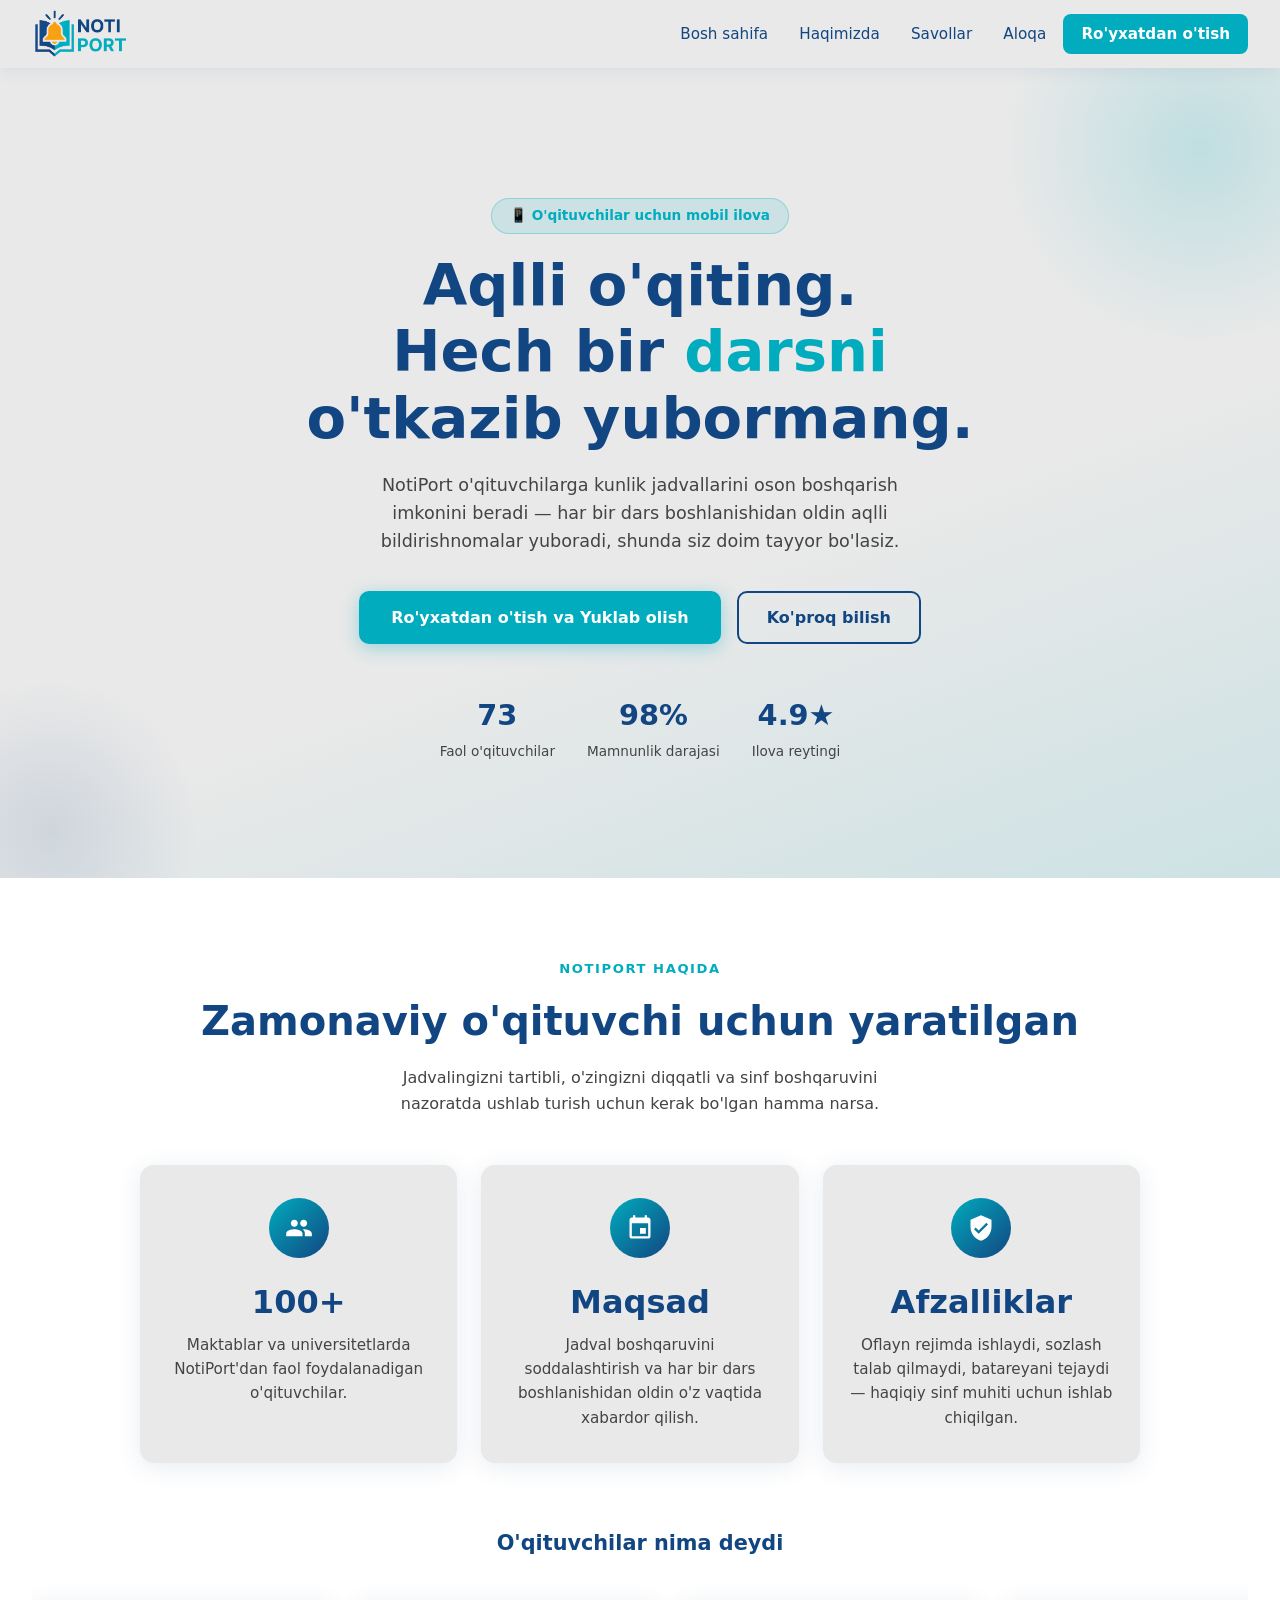
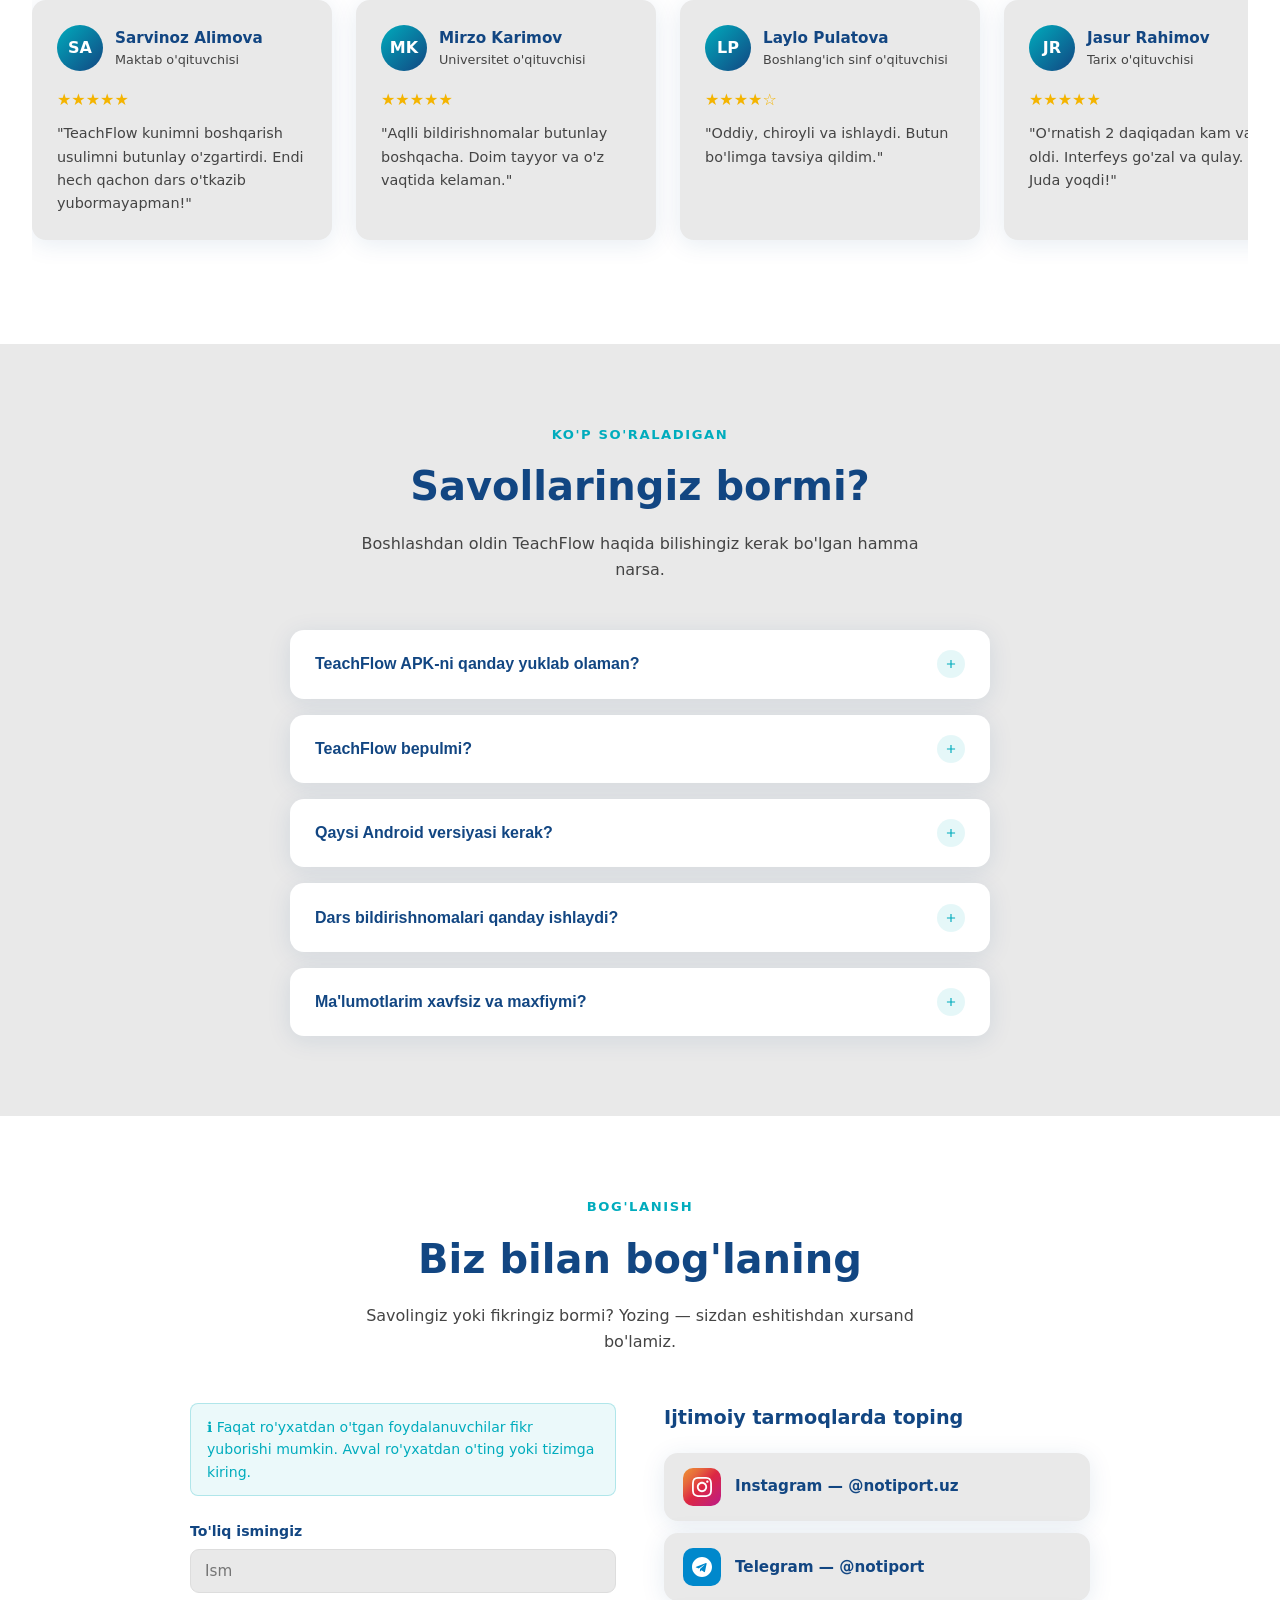
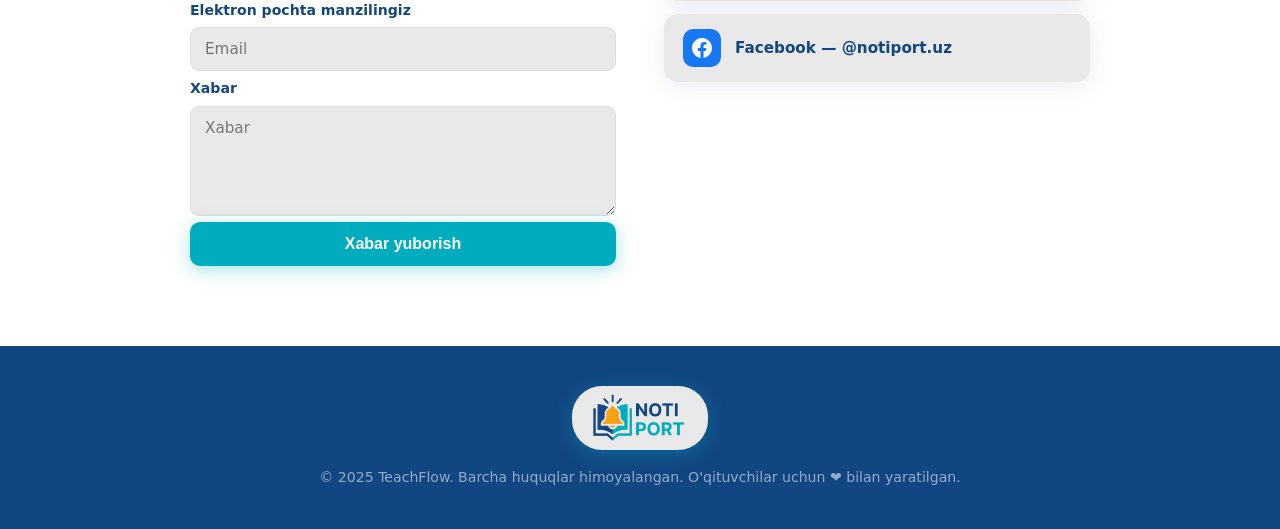
<file: indexuz.html>
<!DOCTYPE html>
<html lang="uz">
<head>
<meta charset="UTF-8"/>
<meta name="viewport" content="width=device-width, initial-scale=1.0"/>
<link rel="stylesheet" href="./assets/css/index.css">
<title>NotiPort — O'qituvchilar uchun Aqlli Jadval</title>
</head>
<body>

<!-- ===== YUQORI PANEL ===== -->
<header>
  <a href="./indexuz.html" class="logo">
    <img src="./assets/img/Group 2.png" alt="NotiPort" class="logo-text"/>
  </a>
  <nav id="main-nav">
    <a href="#home">Bosh sahifa</a>
    <a href="#about">Haqimizda</a>
    <a href="#faqs">Savollar</a>
    <a href="#contact">Aloqa</a>
    <a href="./login.html" class="nav-cta">Ro'yxatdan o'tish</a>
  </nav>
  <div class="hamburger" id="hamburger" onclick="toggleNav()" aria-label="Menyu">
    <span></span><span></span><span></span>
  </div>
</header>

<!-- ===== BOSH SAHIFA (HERO) ===== -->
<section id="home">
  <div class="hero-content">
    <div class="hero-badge">📱 O'qituvchilar uchun mobil ilova</div>
    <h1 class="hero-title">
      Aqlli o'qiting.<br/>
      Hech bir <span>darsni</span> o'tkazib yubormang.
    </h1>
    <p class="hero-desc">
      NotiPort o'qituvchilarga kunlik jadvallarini oson boshqarish imkonini beradi — har bir dars boshlanishidan oldin aqlli bildirishnomalar yuboradi, shunda siz doim tayyor bo'lasiz.
    </p>
    <div class="hero-btns">
      <a href="./login.html" class="btn-primary">Ro'yxatdan o'tish va Yuklab olish</a>
      <a href="#about" class="btn-outline">Ko'proq bilish</a>
    </div>
    <div class="hero-stats">
      <div class="hero-stat"><strong  class="count" data-target="100">0</strong><span>Faol o'qituvchilar</span></div>
      <div class="hero-stat"><strong>98%</strong><span>Mamnunlik darajasi</span></div>
      <div class="hero-stat"><strong>4.9★</strong><span>Ilova reytingi</span></div>
    </div>
  </div>
</section>

<!-- ===== HAQIMIZDA (ABOUT) ===== -->
<section id="about">
  <p class="section-label">NotiPort haqida</p>
  <h2 class="section-title">Zamonaviy o'qituvchi uchun yaratilgan</h2>
  <p class="section-sub">Jadvalingizni tartibli, o'zingizni diqqatli va sinf boshqaruvini nazoratda ushlab turish uchun kerak bo'lgan hamma narsa.</p>
  <div class="about-cards">
    <div class="about-card">
      <div class="about-card-icon">
        <svg viewBox="0 0 24 24"><path d="M16 11c1.66 0 2.99-1.34 2.99-3S17.66 5 16 5c-1.66 0-3 1.34-3 3s1.34 3 3 3zm-8 0c1.66 0 2.99-1.34 2.99-3S9.66 5 8 5C6.34 5 5 6.34 5 8s1.34 3 3 3zm0 2c-2.33 0-7 1.17-7 3.5V19h14v-2.5c0-2.33-4.67-3.5-7-3.5zm8 0c-.29 0-.62.02-.97.05 1.16.84 1.97 1.97 1.97 3.45V19h6v-2.5c0-2.33-4.67-3.5-7-3.5z"/></svg>
      </div>
      <h3>100+</h3>
      <p>Maktablar va universitetlarda NotiPort'dan faol foydalanadigan o'qituvchilar.</p>
    </div>
    <div class="about-card">
      <div class="about-card-icon">
        <svg viewBox="0 0 24 24"><path d="M17 12h-5v5h5v-5zM16 1v2H8V1H6v2H5c-1.11 0-1.99.9-1.99 2L3 19c0 1.1.89 2 2 2h14c1.1 0 2-.9 2-2V5c0-1.1-.9-2-2-2h-1V1h-2zm3 18H5V8h14v11z"/></svg>
      </div>
      <h3>Maqsad</h3>
      <p>Jadval boshqaruvini soddalashtirish va har bir dars boshlanishidan oldin o'z vaqtida xabardor qilish.</p>
    </div>
    <div class="about-card">
      <div class="about-card-icon">
        <svg viewBox="0 0 24 24"><path d="M12 1L3 5v6c0 5.55 3.84 10.74 9 12 5.16-1.26 9-6.45 9-12V5l-9-4zm-2 16l-4-4 1.41-1.41L10 14.17l6.59-6.59L18 9l-8 8z"/></svg>
      </div>
      <h3>Afzalliklar</h3>
      <p>Oflayn rejimda ishlaydi, sozlash talab qilmaydi, batareyani tejaydi — haqiqiy sinf muhiti uchun ishlab chiqilgan.</p>
    </div>
  </div>

  <!-- Foydalanuvchi fikrlari -->
  <h3 class="testimonials-title">O'qituvchilar nima deydi</h3>
  <div class="testimonials-track">
    <div class="testimonial-card">
      <div class="t-header">
        <div class="t-avatar">SA</div>
        <div><div class="t-name">Sarvinoz Alimova</div><div class="t-role">Maktab o'qituvchisi</div></div>
      </div>
      <div class="t-stars">★★★★★</div>
      <p class="t-text">"TeachFlow kunimni boshqarish usulimni butunlay o'zgartirdi. Endi hech qachon dars o'tkazib yubormayapman!"</p>
    </div>
    <div class="testimonial-card">
      <div class="t-header">
        <div class="t-avatar">MK</div>
        <div><div class="t-name">Mirzo Karimov</div><div class="t-role">Universitet o'qituvchisi</div></div>
      </div>
      <div class="t-stars">★★★★★</div>
      <p class="t-text">"Aqlli bildirishnomalar butunlay boshqacha. Doim tayyor va o'z vaqtida kelaman."</p>
    </div>
    <div class="testimonial-card">
      <div class="t-header">
        <div class="t-avatar">LP</div>
        <div><div class="t-name">Laylo Pulatova</div><div class="t-role">Boshlang'ich sinf o'qituvchisi</div></div>
      </div>
      <div class="t-stars">★★★★☆</div>
      <p class="t-text">"Oddiy, chiroyli va ishlaydi. Butun bo'limga tavsiya qildim."</p>
    </div>
    <div class="testimonial-card">
      <div class="t-header">
        <div class="t-avatar">JR</div>
        <div><div class="t-name">Jasur Rahimov</div><div class="t-role">Tarix o'qituvchisi</div></div>
      </div>
      <div class="t-stars">★★★★★</div>
      <p class="t-text">"O'rnatish 2 daqiqadan kam vaqt oldi. Interfeys go'zal va qulay. Juda yoqdi!"</p>
    </div>
    <div class="testimonial-card">
      <div class="t-header">
        <div class="t-avatar">NO</div>
        <div><div class="t-name">Nilufar Ortiqova</div><div class="t-role">Informatika o'qituvchisi</div></div>
      </div>
      <div class="t-stars">★★★★★</div>
      <p class="t-text">"Nihoyat o'qituvchilar ehtiyojini tushunadigan ilova! Bildirishnomalar aynan o'z vaqtida keladi."</p>
    </div>
  </div>
</section>

<!-- ===== KO'P SO'RALADIGAN SAVOLLAR (FAQ) ===== -->
<section id="faqs">
  <p class="section-label">Ko'p so'raladigan</p>
  <h2 class="section-title">Savollaringiz bormi?</h2>
  <p class="section-sub">Boshlashdan oldin TeachFlow haqida bilishingiz kerak bo'lgan hamma narsa.</p>
  <div class="faq-list">
    <div class="faq-item">
      <button class="faq-question" onclick="toggleFaq(this)">
        TeachFlow APK-ni qanday yuklab olaman?
        <div class="faq-icon"><svg viewBox="0 0 24 24"><path d="M19 13H13v6h-2v-6H5v-2h6V5h2v6h6v2z"/></svg></div>
      </button>
      <div class="faq-answer"><div class="faq-answer-inner">Ushbu sahifada ro'yxatdan o'ting yoki tizimga kiring, shunda darhol yuklab olish tugmasi paydo bo'ladi. APK-ni to'g'ridan-to'g'ri Android qurilmangizga yuklab olish uchun uni bosing.</div></div>
    </div>
    <div class="faq-item">
      <button class="faq-question" onclick="toggleFaq(this)">
        TeachFlow bepulmi?
        <div class="faq-icon"><svg viewBox="0 0 24 24"><path d="M19 13H13v6h-2v-6H5v-2h6V5h2v6h6v2z"/></svg></div>
      </button>
      <div class="faq-answer"><div class="faq-answer-inner">Ha! TeachFlow barcha ro'yxatdan o'tgan o'qituvchilar uchun mutlaqo bepul. Shunchaki hisobingizni yarating va APK-ni tekin yuklab oling.</div></div>
    </div>
    <div class="faq-item">
      <button class="faq-question" onclick="toggleFaq(this)">
        Qaysi Android versiyasi kerak?
        <div class="faq-icon"><svg viewBox="0 0 24 24"><path d="M19 13H13v6h-2v-6H5v-2h6V5h2v6h6v2z"/></svg></div>
      </button>
      <div class="faq-answer"><div class="faq-answer-inner">TeachFlow Android 7.0 (Nougat) yoki undan yuqori versiyasini talab qiladi. Deyarli barcha zamonaviy Android smartfon va planshetlarda ishlaydi.</div></div>
    </div>
    <div class="faq-item">
      <button class="faq-question" onclick="toggleFaq(this)">
        Dars bildirishnomalari qanday ishlaydi?
        <div class="faq-icon"><svg viewBox="0 0 24 24"><path d="M19 13H13v6h-2v-6H5v-2h6V5h2v6h6v2z"/></svg></div>
      </button>
      <div class="faq-answer"><div class="faq-answer-inner">Ilovada haftalik jadvalingizni bir marta sozlaysiz. Keyin TeachFlow har bir dars boshlanishidan 10 daqiqa oldin aqlli bildirishnoma yuboradi — to'liq sozlanadi va oflayn rejimda ham ishlaydi.</div></div>
    </div>
    <div class="faq-item">
      <button class="faq-question" onclick="toggleFaq(this)">
        Ma'lumotlarim xavfsiz va maxfiymi?
        <div class="faq-icon"><svg viewBox="0 0 24 24"><path d="M19 13H13v6h-2v-6H5v-2h6V5h2v6h6v2z"/></svg></div>
      </button>
      <div class="faq-answer"><div class="faq-answer-inner">Albatta. Barcha jadval ma'lumotlari qurilmangizda mahalliy saqlanadi. Shaxsiy ma'lumotlaringizni hech qachon uchinchi shaxslarga bermaydi. Maxfiyligingiz — bizning ustuvorligimiz.</div></div>
    </div>
  </div>
</section>

<!-- ===== ALOQA (CONTACT) ===== -->
<section id="contact">
  <p class="section-label">Bog'lanish</p>
  <h2 class="section-title">Biz bilan bog'laning</h2>
  <p class="section-sub">Savolingiz yoki fikringiz bormi? Yozing — sizdan eshitishdan xursand bo'lamiz.</p>
  <div class="contact-grid">
    <div class="contact-form-wrap">
      <div class="contact-notice">
        ℹ️ Faqat ro'yxatdan o'tgan foydalanuvchilar fikr yuborishi mumkin. Avval ro'yxatdan o'ting yoki tizimga kiring.
      </div>
      <form onsubmit="submitContact(); return false;" class="form-group">
        <label for="c-name">To'liq ismingiz</label>
        <input type="text" id="c-name" required placeholder="Ism"/>
        <label for="c-email">Elektron pochta manzilingiz</label>
        <input type="email" id="c-email" required placeholder="Email"/>
        <label for="c-msg">Xabar</label>
        <textarea id="c-msg" required placeholder="Xabar"></textarea>
  
        <button class="btn-primary" type="submit" onclick="submitContact()" style="width:100%;padding:13px;border:none;cursor:pointer;font-size:1rem;">
            Xabar yuborish
        </button>
    </form>
      <div id="contact-success" style="display:none;color:var(--primary);font-size:0.9rem;font-weight:600;text-align:center;margin-top:0.5rem;">
        ✅ Xabaringiz yuborildi! 24 soat ichida javob beramiz.
      </div>
    </div>
    <div class="contact-socials">
      <h3>Ijtimoiy tarmoqlarda toping</h3>
      <div class="social-links">
        <a href="https://www.instagram.com/notiport.uz/" class="social-link">
          <div class="social-icon si-insta">
            <svg viewBox="0 0 24 24" fill="white"><path d="M12 2.163c3.204 0 3.584.012 4.85.07 3.252.148 4.771 1.691 4.919 4.919.058 1.265.069 1.645.069 4.849 0 3.205-.012 3.584-.069 4.849-.149 3.225-1.664 4.771-4.919 4.919-1.266.058-1.644.07-4.85.07-3.204 0-3.584-.012-4.849-.07-3.26-.149-4.771-1.699-4.919-4.92-.058-1.265-.07-1.644-.07-4.849 0-3.204.013-3.583.07-4.849.149-3.227 1.664-4.771 4.919-4.919 1.266-.057 1.645-.069 4.849-.069zm0-2.163c-3.259 0-3.667.014-4.947.072-4.358.2-6.78 2.618-6.98 6.98-.059 1.281-.073 1.689-.073 4.948 0 3.259.014 3.668.072 4.948.2 4.358 2.618 6.78 6.98 6.98 1.281.058 1.689.072 4.948.072 3.259 0 3.668-.014 4.948-.072 4.354-.2 6.782-2.618 6.979-6.98.059-1.28.073-1.689.073-4.948 0-3.259-.014-3.667-.072-4.947-.196-4.354-2.617-6.78-6.979-6.98-1.281-.059-1.69-.073-4.949-.073zm0 5.838c-3.403 0-6.162 2.759-6.162 6.162s2.759 6.163 6.162 6.163 6.162-2.759 6.162-6.163c0-3.403-2.759-6.162-6.162-6.162zm0 10.162c-2.209 0-4-1.79-4-4 0-2.209 1.791-4 4-4s4 1.791 4 4c0 2.21-1.791 4-4 4zm6.406-11.845c-.796 0-1.441.645-1.441 1.44s.645 1.44 1.441 1.44c.795 0 1.439-.645 1.439-1.44s-.644-1.44-1.439-1.44z"/></svg>
          </div>
          Instagram — @notiport.uz
        </a>
        <a href="https://t.me/notiport" class="social-link">
          <div class="social-icon si-tg">
            <svg viewBox="0 0 24 24" fill="white"><path d="M12 0C5.373 0 0 5.373 0 12s5.373 12 12 12 12-5.373 12-12S18.627 0 12 0zm5.562 8.248l-1.97 9.286c-.145.658-.537.818-1.084.508l-3-2.21-1.447 1.394c-.16.16-.295.295-.605.295l.213-3.053 5.56-5.023c.242-.213-.054-.333-.373-.12l-6.871 4.326-2.962-.924c-.643-.204-.657-.643.136-.953l11.57-4.461c.537-.194 1.006.131.833.935z"/></svg>
          </div>
          Telegram — @notiport
        </a>
        <a href="https://www.facebook.com/notiport.uz " class="social-link">
          <div class="social-icon si-fb">
            <svg viewBox="0 0 24 24" fill="white"><path d="M24 12.073c0-6.627-5.373-12-12-12s-12 5.373-12 12c0 5.99 4.388 10.954 10.125 11.854v-8.385H7.078v-3.47h3.047V9.43c0-3.007 1.792-4.669 4.533-4.669 1.312 0 2.686.235 2.686.235v2.953H15.83c-1.491 0-1.956.925-1.956 1.874v2.25h3.328l-.532 3.47h-2.796v8.385C19.612 23.027 24 18.062 24 12.073z"/></svg>
          </div>
          Facebook — @notiport.uz
        </a>
      </div>
    </div>
  </div>
</section>
<footer>
  <div class="footer-logo">
      <a href="./indexuz.html" class="footer-logo1">
        <img src="./assets/img/Group 2.png" alt="NotiPort" class="logo-text"/>
      </a>
  </div>
  <p>&copy; 2025 TeachFlow. Barcha huquqlar himoyalangan. O'qituvchilar uchun ❤️ bilan yaratilgan.</p>
</footer>
<script src="./assets/js/index.js"></script>
<script>
const counters = document.querySelectorAll('.count');

counters.forEach(counter => {
  const updateCount = () => {
    const target = Math.floor(counter.getAttribute('data-target')); // butun son
    const current = Math.floor(counter.innerText);

    const increment = Math.ceil(target / 100);

    if (current < target) {
      counter.innerText = current + increment;
      setTimeout(updateCount, 20);
    } else {
      counter.innerText = target;
    }
  };

  updateCount();
});

function submitContact() {
  const name = document.getElementById("c-name").value.trim();
  const email = document.getElementById("c-email").value.trim();
  const msg = document.getElementById("c-msg").value.trim();

  // HTML required ishlaydi, lekin qo'shimcha tekshiruv
  if (!name || !email || !msg) {
    alert("Iltimos, barcha maydonlarni to‘ldiring!");
    return;
  }

  const token = "8589585280:AAE6t_AfgjZzirErzd0o25EO3xezfsD5y54";   // <-- token qo'y
  const chat_id = "5777607887";   // <-- chat id qo'y

  const text = `📩 Yangi xabar:
👤 Ism: ${name}
📧 Email: ${email}
💬 Xabar: ${msg}`;

  fetch(`https://api.telegram.org/bot${token}/sendMessage`, {
    method: "POST",
    headers: {
      "Content-Type": "application/json"
    },
    body: JSON.stringify({
      chat_id: chat_id,
      text: text
    })
  })
  .then(res => res.json())
  .then(data => {
    if (data.ok) {
      document.getElementById("contact-success").style.display = "block";

      // formni tozalash
      document.getElementById("c-name").value = "";
      document.getElementById("c-email").value = "";
      document.getElementById("c-msg").value = "";
    } else {
      alert("Yuborishda xatolik!");
    }
  })
  .catch(err => {
    alert("Internet yoki botda muammo bor!");
  });
  
}

</script>
</body>
</html>
</file>
<file: assets/css/index.css>
*, *::before, *::after { box-sizing: border-box; margin: 0; padding: 0; }
  :root {
    --primary: #00ACBD;
    --secondary: #124682;
    --bg: #E9E9E9;
    --white: #ffffff;
    --gray-light: #f4f4f4;
    --text-dark: #1a1a2e;
    --text-mid: #444;
    --radius: 14px;
    --shadow: 0 4px 24px rgba(18,70,130,0.10);
    --shadow-hover: 0 8px 36px rgba(18,70,130,0.18);
    --transition: 0.28s cubic-bezier(.4,0,.2,1);
  }
  html { scroll-behavior: smooth; }
  body {
    font-family: 'Segoe UI', system-ui, sans-serif;
    background: var(--bg);
    color: var(--text-dark);
    line-height: 1.6;
  }
  body.no-scroll {
  overflow: hidden;
}
  a { text-decoration: none; color: inherit; }
  img { max-width: 100%; display: block; }

  /* ===== STICKY HEADER ===== */
  header {
    position: sticky; top: 0; z-index: 100;
    background: var(--bg);
    box-shadow: 0 2px 16px rgba(18,70,130,0.08);
    padding: 0 2rem;
    display: flex; align-items: center; justify-content: space-between;
    height: 68px;
  }
  .logo {
    display: flex;
    align-items: center; 
    gap: 10px;
    font-size: 1.35rem;
    font-weight: 700;
    color: var(--secondary);
  }
  .logo img{
    width: 100px;
    
  }
  .logo-icon {
    width: 38px; height: 38px; border-radius: 10px;
    background: linear-gradient(135deg, var(--primary), var(--secondary));
    display: flex; align-items: center; justify-content: center;
  }
  .logo-icon svg { width: 22px; height: 22px; fill: white; }
  nav { display: flex; gap: 0.2rem; align-items: center; transition: var(--transition);}
  nav a {
    padding: 8px 14px; border-radius: 8px;
    font-size: 0.95rem; font-weight: 500;
    color: var(--secondary); position: relative;
    transition: color var(--transition);
  }
  nav a::after {
    content: ''; position: absolute; bottom: 4px; left: 14px; right: 14px;
    height: 2px; background: var(--primary);
    transform: scaleX(0); transform-origin: left;
    transition: transform var(--transition);
    border-radius: 2px;
  }

  nav a:hover { color: var(--primary); }
  nav a:hover::after { transform: scaleX(1); }
  .nav-cta {
    background: var(--primary); color: white !important;
    border-radius: 8px; padding: 8px 18px;
    font-weight: 600; transition: background var(--transition),;
  }
  .nav-cta:hover { background: var(--secondary); transform: translateY(-1px);transition: var(--transition); }
  .nav-cta::after { display: none !important; }
  .hamburger { display: none; flex-direction: column; gap: 5px; cursor: pointer; padding: 4px; }
  .hamburger span { display: block; width: 24px; height: 2px; background: var(--secondary); border-radius: 2px; transition: var(--transition); }

  /* ===== HERO ===== */
  #home {
    min-height: 90vh; display: flex; align-items: center; justify-content: center;
    text-align: center; padding: 5rem 2rem 4rem;
    background: linear-gradient(160deg, var(--bg) 60%, rgba(0,172,189,0.12) 100%);
    position: relative; overflow: hidden;
  }
  #home::before {
    content: ''; position: absolute; top: -120px; right: -120px;
    width: 400px; height: 400px; border-radius: 50%;
    background: radial-gradient(circle, rgba(0,172,189,0.18), transparent 70%);
  }
  #home::after {
    content: ''; position: absolute; bottom: -100px; left: -100px;
    width: 300px; height: 300px; border-radius: 50%;
    background: radial-gradient(circle, rgba(18,70,130,0.12), transparent 70%);
  }
  .hero-content { position: relative; z-index: 1; max-width: 720px; }
  .hero-badge {
    display: inline-block; margin-bottom: 1.2rem;
    background: rgba(0,172,189,0.12); color: var(--primary);
    border: 1px solid rgba(0,172,189,0.3);
    padding: 6px 18px; border-radius: 50px; font-size: 0.85rem; font-weight: 600;
  }
  .hero-title {
    font-size: clamp(2.2rem, 6vw, 3.6rem);
    font-weight: 800; line-height: 1.15;
    color: var(--secondary); margin-bottom: 1.2rem;
  }
  .hero-title span { color: var(--primary); }
  .hero-desc {
    font-size: 1.1rem; color: var(--text-mid);
    margin-bottom: 2.2rem; max-width: 560px; margin-left: auto; margin-right: auto;
  }
  .hero-btns { display: flex; gap: 1rem; justify-content: center; flex-wrap: wrap; }
  .btn-primary {
    background: var(--primary); color: white;
    padding: 14px 32px; border-radius: 10px;
    font-weight: 700; font-size: 1rem;
    transition: background var(--transition), transform var(--transition), box-shadow var(--transition);
    box-shadow: 0 4px 18px rgba(0,172,189,0.35);
  }
  .btn-primary:hover { background: var(--secondary); transform: translateY(-2px); box-shadow: 0 8px 28px rgba(18,70,130,0.28); }
  .btn-outline {
    background: transparent; color: var(--secondary);
    border: 2px solid var(--secondary);
    padding: 12px 28px; border-radius: 10px;
    font-weight: 600; font-size: 1rem;
    transition: all var(--transition);
  }
  .btn-outline:hover { background: var(--secondary); color: white; transform: translateY(-2px); }
  .hero-stats {
    display: flex; gap: 2rem; justify-content: center;
    margin-top: 3rem; flex-wrap: wrap;
  }
  .hero-stat { text-align: center; }
  .hero-stat strong { display: block; font-size: 1.8rem; font-weight: 800; color: var(--secondary); }
  .hero-stat span { font-size: 0.85rem; color: var(--text-mid); }

  /* ===== SECTION SHARED ===== */
  section { padding: 5rem 2rem; }
  .section-label {
    text-align: center; font-size: 0.82rem; font-weight: 700;
    letter-spacing: 0.12em; text-transform: uppercase;
    color: var(--primary); margin-bottom: 0.6rem;
  }
  .section-title {
    text-align: center; font-size: clamp(1.7rem, 4vw, 2.5rem);
    font-weight: 800; color: var(--secondary); margin-bottom: 0.8rem;
  }
  .section-sub {
    text-align: center; color: var(--text-mid); max-width: 560px;
    margin: 0 auto 3rem; font-size: 1rem;
  }

  /* ===== ABOUT ===== */
  #about { background: white; }
  .about-cards {
    display: grid; grid-template-columns: repeat(auto-fit, minmax(240px, 1fr));
    gap: 1.5rem; max-width: 1000px; margin: 0 auto 4rem;
  }
  .about-card {
    background: var(--bg); border-radius: var(--radius);
    padding: 2rem 1.5rem; text-align: center;
    border: 1.5px solid transparent;
    transition: transform var(--transition), box-shadow var(--transition), border-color var(--transition);
    box-shadow: var(--shadow);
  }
  .about-card:hover { transform: translateY(-6px); box-shadow: var(--shadow-hover); border-color: var(--primary); }
  .about-card-icon {
    width: 60px; height: 60px; border-radius: 50%;
    background: linear-gradient(135deg, var(--primary), var(--secondary));
    display: flex; align-items: center; justify-content: center;
    margin: 0 auto 1.2rem;
  }
  .about-card-icon svg { width: 28px; height: 28px; fill: white; }
  .about-card h3 { font-size: 2rem; font-weight: 800; color: var(--secondary); margin-bottom: 0.3rem; }
  .about-card p { color: var(--text-mid); font-size: 0.95rem; }

  /* Testimonials */
  .testimonials-title { text-align: center; font-size: 1.3rem; font-weight: 700; color: var(--secondary); margin-bottom: 1.5rem; }
  .testimonials-track { display: flex; gap: 1.5rem; overflow-x: auto; padding: 1rem 0 1.5rem; scroll-snap-type: x mandatory; -ms-overflow-style: none; scrollbar-width: none; }
  .testimonials-track::-webkit-scrollbar { display: none; }
  .testimonial-card {
    min-width: 280px; max-width: 300px; flex-shrink: 0;
    background: var(--bg); border-radius: var(--radius);
    padding: 1.5rem; scroll-snap-align: start;
    box-shadow: var(--shadow); border: 1.5px solid transparent;
    transition: border-color var(--transition), transform var(--transition);
  }
  .testimonial-card:hover { border-color: var(--primary); transform: translateY(-4px); }
  .t-header { display: flex; align-items: center; gap: 12px; margin-bottom: 1rem; }
  .t-avatar {
    width: 46px; height: 46px; border-radius: 50%;
    background: linear-gradient(135deg, var(--primary), var(--secondary));
    display: flex; align-items: center; justify-content: center;
    font-weight: 700; font-size: 1rem; color: white; flex-shrink: 0;
  }
  .t-name { font-weight: 700; font-size: 0.95rem; color: var(--secondary); }
  .t-role { font-size: 0.8rem; color: var(--text-mid); }
  .t-stars { color: #f4b400; font-size: 1rem; margin-bottom: 0.6rem; }
  .t-text { font-size: 0.9rem; color: var(--text-mid); line-height: 1.6; }

  /* ===== FAQ ===== */
  #faqs { background: var(--bg); }
  .faq-list { max-width: 700px; margin: 0 auto; display: flex; flex-direction: column; gap: 1rem; }
  .faq-item {
    background: white; border-radius: var(--radius);
    box-shadow: var(--shadow); overflow: hidden;
    border: 1.5px solid transparent; transition: border-color var(--transition);
  }
  .faq-item.open { border-color: var(--primary); }
  .faq-question {
    width: 100%; background: none; border: none; cursor: pointer;
    display: flex; align-items: center; justify-content: space-between;
    padding: 1.2rem 1.5rem; text-align: left;
    font-size: 1rem; font-weight: 600; color: var(--secondary);
    transition: color var(--transition);
  }
  .faq-question:hover { color: var(--primary); }
  .faq-icon {
    width: 28px; height: 28px; border-radius: 50%; flex-shrink: 0;
    background: rgba(0,172,189,0.1); display: flex; align-items: center; justify-content: center;
    transition: background var(--transition), transform var(--transition);
  }
  .faq-item.open .faq-icon { background: var(--primary); transform: rotate(45deg); }
  .faq-icon svg { width: 14px; height: 14px; fill: var(--primary); transition: fill var(--transition); }
  .faq-item.open .faq-icon svg { fill: white; }
  .faq-answer {
    max-height: 0; overflow: hidden;
    transition: max-height 0.38s ease, padding 0.28s ease;
  }
  .faq-item.open .faq-answer { max-height: 200px; }
  .faq-answer-inner { padding: 0 1.5rem 1.3rem; color: var(--text-mid); font-size: 0.95rem; line-height: 1.7; }

  /* ===== CONTACT ===== */
  #contact { background: white; }
  .contact-grid { max-width: 900px; margin: 0 auto; display: grid; grid-template-columns: 1fr 1fr; gap: 3rem; align-items: start; }
  .contact-form-wrap { display: flex; flex-direction: column; gap: 1rem; }
  .contact-notice {
    background: rgba(0,172,189,0.08); border: 1px solid rgba(0,172,189,0.25);
    border-radius: 8px; padding: 12px 16px;
    font-size: 0.88rem; color: var(--primary); margin-bottom: 0.5rem;
  }
  .form-group { display: flex; flex-direction: column; gap: 6px; }
  .form-group label { font-size: 0.88rem; font-weight: 600; color: var(--secondary); }
  .form-group input, .form-group textarea {
    padding: 12px 14px; border-radius: 9px;
    border: 1.5px solid #ddd; background: var(--bg);
    font-size: 0.95rem; font-family: inherit; color: var(--text-dark);
    transition: border-color var(--transition), box-shadow var(--transition);
    outline: none;
  }
  .form-group input:focus, .form-group textarea:focus {
    border-color: var(--primary); box-shadow: 0 0 0 3px rgba(0,172,189,0.12);
  }
  .form-group textarea { resize: vertical; min-height: 110px; }
  .contact-socials h3 { font-size: 1.2rem; font-weight: 700; color: var(--secondary); margin-bottom: 1.2rem; }
  .social-links { display: flex; flex-direction: column; gap: 0.8rem; }
  .social-link {
    display: flex; align-items: center; gap: 14px;
    padding: 14px 18px; border-radius: var(--radius);
    background: var(--bg); font-weight: 600; font-size: 0.95rem;
    color: var(--secondary); border: 1.5px solid transparent;
    transition: all var(--transition); box-shadow: var(--shadow);
  }
  .social-link:hover { border-color: var(--primary); color: var(--primary); transform: translateX(4px); box-shadow: var(--shadow-hover); }
  .social-icon { width: 38px; height: 38px; border-radius: 10px; display: flex; align-items: center; justify-content: center; }
  .social-icon svg { width: 20px; height: 20px; }
  .si-insta { background: linear-gradient(135deg, #f09433, #e6683c, #dc2743, #cc2366, #bc1888); }
  .si-tg { background: #0088cc; }
  .si-fb { background: #1877f2; }

  /* ===== AUTH / REGISTER ===== */

  #register { background: var(--bg); }
  #auth-section{
  width: 100%;
  display: flex;
  justify-content: center;
  }
  .auth-grid {
    display: flex;
    justify-content: center; align-items: center ;
    gap: 2rem; 
    max-width: 800px; 
    margin: 0 auto;
  }
  .auth-card {
    background: white; border-radius: var(--radius);
    padding: 2.2rem 2rem; box-shadow: var(--shadow);
    width: 60%;
    border: 1.5px solid transparent; transition: box-shadow var(--transition), border-color var(--transition);
  }
  .auth-card:hover { box-shadow: var(--shadow-hover); border-color: rgba(0,172,189,0.3); }
  .auth-card h2 { font-size: 1.5rem; font-weight: 800; color: var(--secondary); margin-bottom: 0.3rem; }
  .auth-helper { font-size: 0.85rem; color: var(--text-mid); margin-bottom: 1.5rem; }
  .auth-form { display: flex; flex-direction: column; gap: 1rem; }
  .auth-form input {
    padding: 12px 14px; border-radius: 9px;
    border: 1.5px solid #ddd; background: var(--bg);
    font-size: 0.95rem; font-family: inherit; color: var(--text-dark);
    transition: border-color var(--transition), box-shadow var(--transition);
    outline: none; width: 100%;
  }
  .auth-form input:focus { border-color: var(--primary); box-shadow: 0 0 0 3px rgba(0,172,189,0.12); }
  .auth-form input::placeholder { color: #aaa; }
  .auth-btn {
    width: 100%; padding: 13px; border: none; cursor: pointer;
    background: var(--primary); color: white;
    border-radius: 9px; font-size: 1rem; font-weight: 700;
    transition: background var(--transition), transform var(--transition), box-shadow var(--transition);
    box-shadow: 0 3px 14px rgba(0,172,189,0.3);
  }
  .auth-btn:hover { background: var(--secondary); transform: translateY(-2px); box-shadow: 0 6px 22px rgba(18,70,130,0.25); }
  .auth-divider { text-align: center; font-size: 0.82rem; color: #bbb; margin: 10px 0; }
/* Social Login Buttons */
  .social-login { display: flex; flex-direction: column; gap: 0.8rem; margin: 0.5rem 0; }
  .social-btn {
    width: 100%; padding: 12px 16px; border: none; cursor: pointer;
    border-radius: 9px; font-size: 0.95rem; font-weight: 600;
    display: flex; align-items: center; justify-content: center; gap: 10px;
    transition: transform var(--transition), box-shadow var(--transition);
    box-shadow: 0 2px 10px rgba(0,0,0,0.1);
  }
  .social-btn:hover { transform: translateY(-2px); box-shadow: 0 4px 16px rgba(0,0,0,0.15); }
  .google-btn { background: white; color: #333; border: 1.5px solid #ddd; }
  .google-btn:hover { border-color: #ccc; }
  .apple-btn { background: #000; color: white; }
  .apple-btn:hover { background: #222; }

  /* Download button (hidden by default) */
  .download-section { display: none; text-align: center; margin-top: 2rem; }
  .download-section.visible { display: block; }
  .download-btn {
    display: inline-flex; align-items: center; gap: 10px;
    background: linear-gradient(135deg, var(--primary), var(--secondary));
    color: white; padding: 16px 36px; border-radius: 12px;
    font-weight: 700; font-size: 1.05rem;
    box-shadow: 0 6px 24px rgba(18,70,130,0.28);
    transition: transform var(--transition), box-shadow var(--transition);
  }
  .download-btn:hover { transform: translateY(-3px); box-shadow: 0 12px 36px rgba(18,70,130,0.35); }
  .download-btn svg { width: 22px; height: 22px; fill: white; }

  /* ===== FOOTER ===== */
  footer {
    background: var(--secondary); color: white;
    text-align: center; padding: 2.5rem 2rem;
  }
  .footer-logo {
    display: inline-flex; align-items: center; gap: 10px;
    font-size: 1.3rem; font-weight: 700; margin-bottom: 1rem;
    background-color: var(--bg) !important; padding: 8px 18px; border-radius: 30px;
    box-shadow: 0 4px 18px rgba(0,172,189,0.35);
    transition: var(--transition);
  }
  .footer-logo:hover {
    border-color: var(--primary); color: var(--primary); transform: translateY(-2px); box-shadow: var(--shadow-hover); 
  }
  .footer-logo1 img{
    width: 100px;
    
  }
  .footer-logo-icon {
    width: 34px; height: 34px; border-radius: 9px;
    background: var(--primary);
    display: flex; align-items: center; justify-content: center;
  }
  .footer-logo-icon svg { width: 20px; height: 20px; fill: white; }
  footer p { font-size: 0.88rem; color: rgba(255,255,255,0.55); }

  /* ===== RESPONSIVE ===== */
  @media (max-width: 800px) {
    nav { display: none; position: absolute; top: 68px; left: 0; right: 0; background: var(--bg); flex-direction: column; align-items: flex-start; padding: 1rem 2rem; box-shadow: 0 8px 24px rgba(0,0,0,0.08); }
    nav.open { display: flex; }
    .hamburger { display: flex; }
    .auth-grid { grid-template-columns: 1fr; }
    .contact-grid { grid-template-columns: 1fr; }
  }
  @media (max-width: 560px) {
    header { padding: 0 1rem; }
    section { padding: 3.5rem 1rem; }
    .hero-stat strong { font-size: 1.4rem; }
  }
  @media (max-width: 380px) {
    header { padding: 0 0.5rem; }
    section { padding: 2.5rem 0.5rem; }
    .hero-stat strong { font-size: 1rem; }
    .btn-primary{ font-size: 14px;}
  }
</file>
